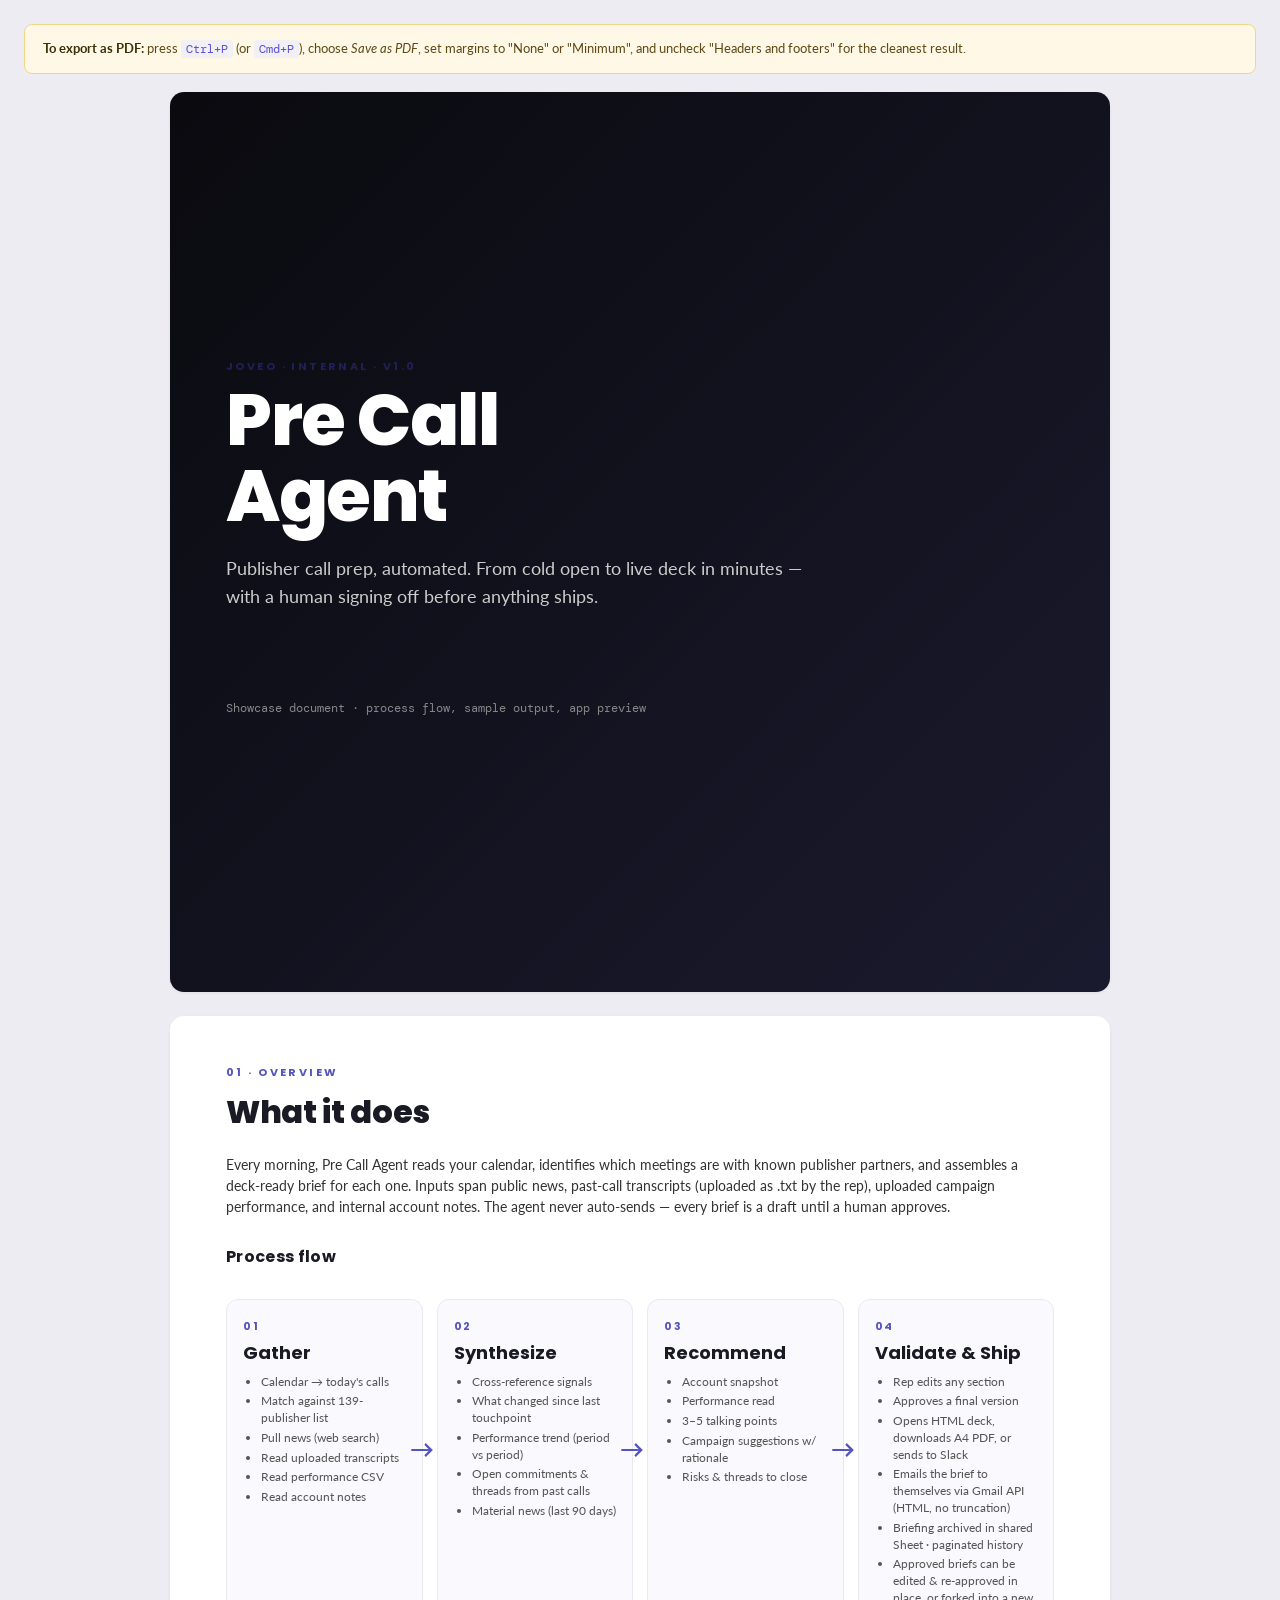
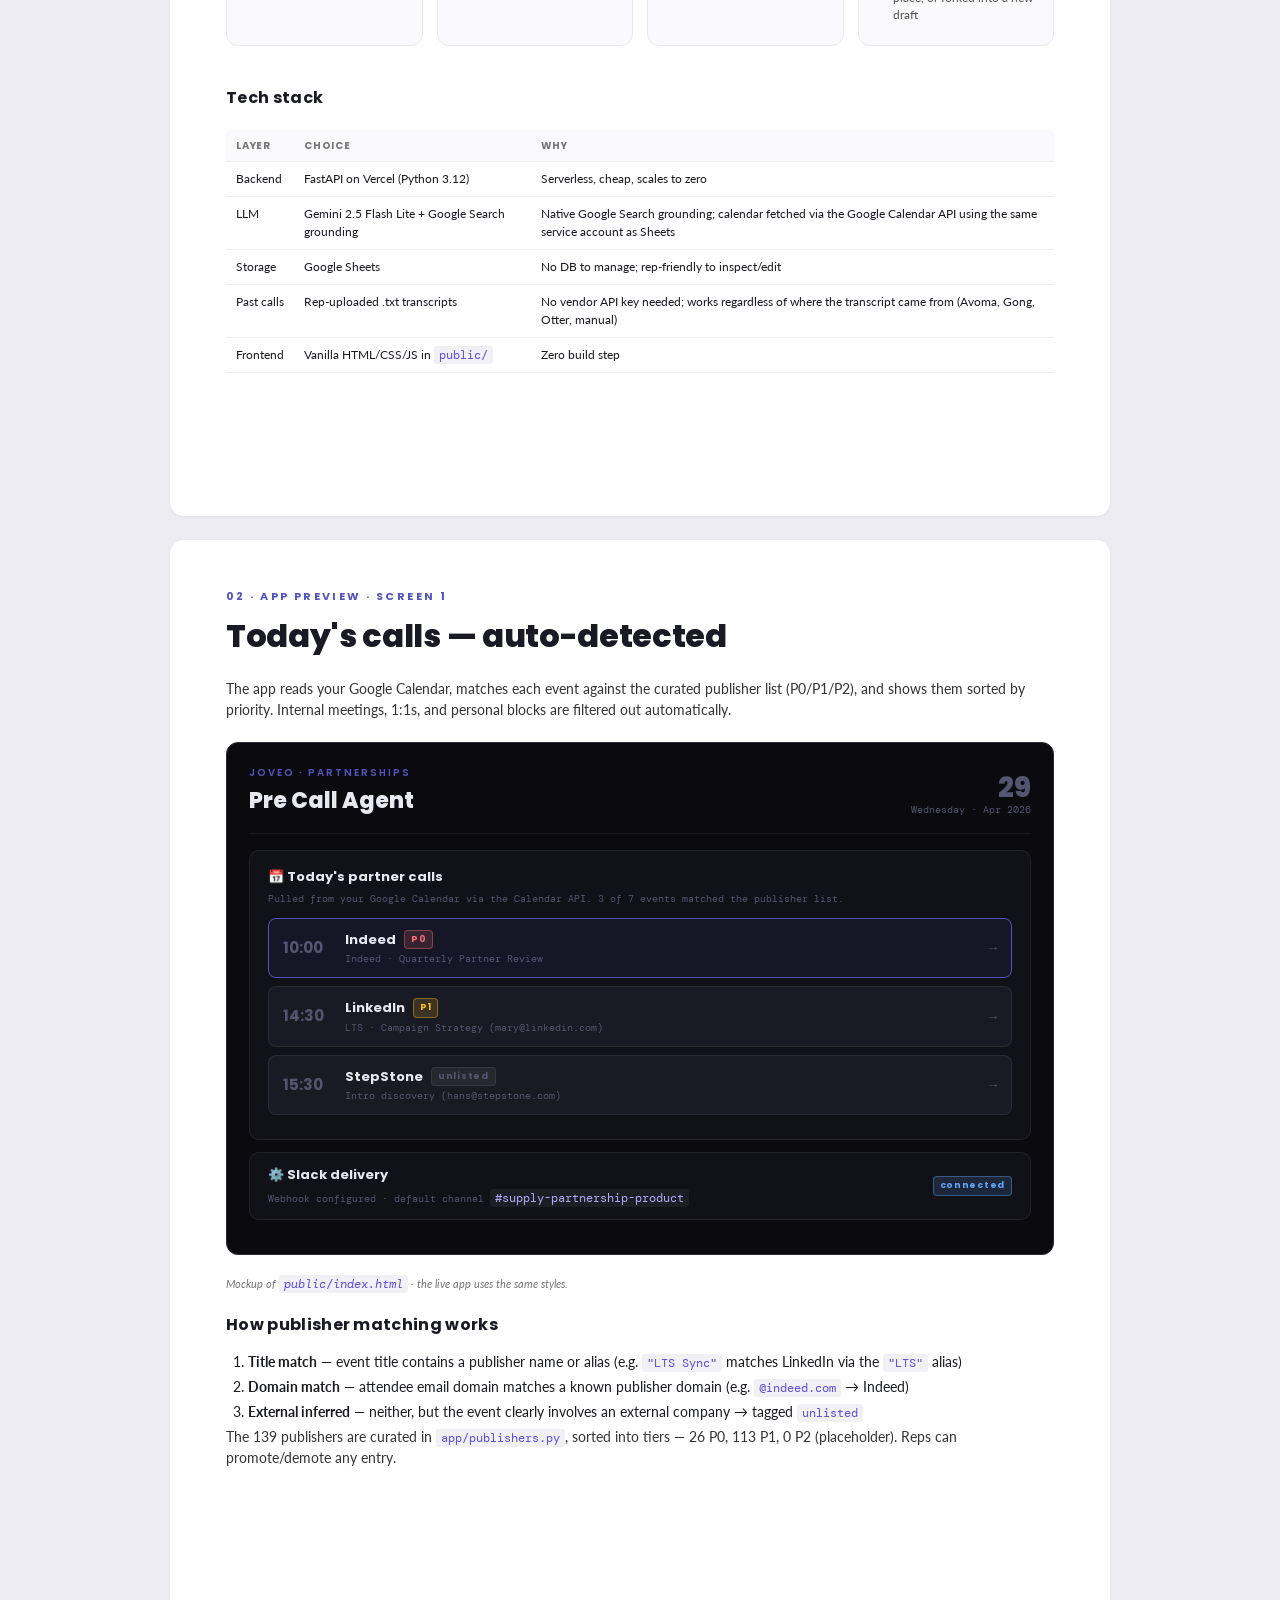
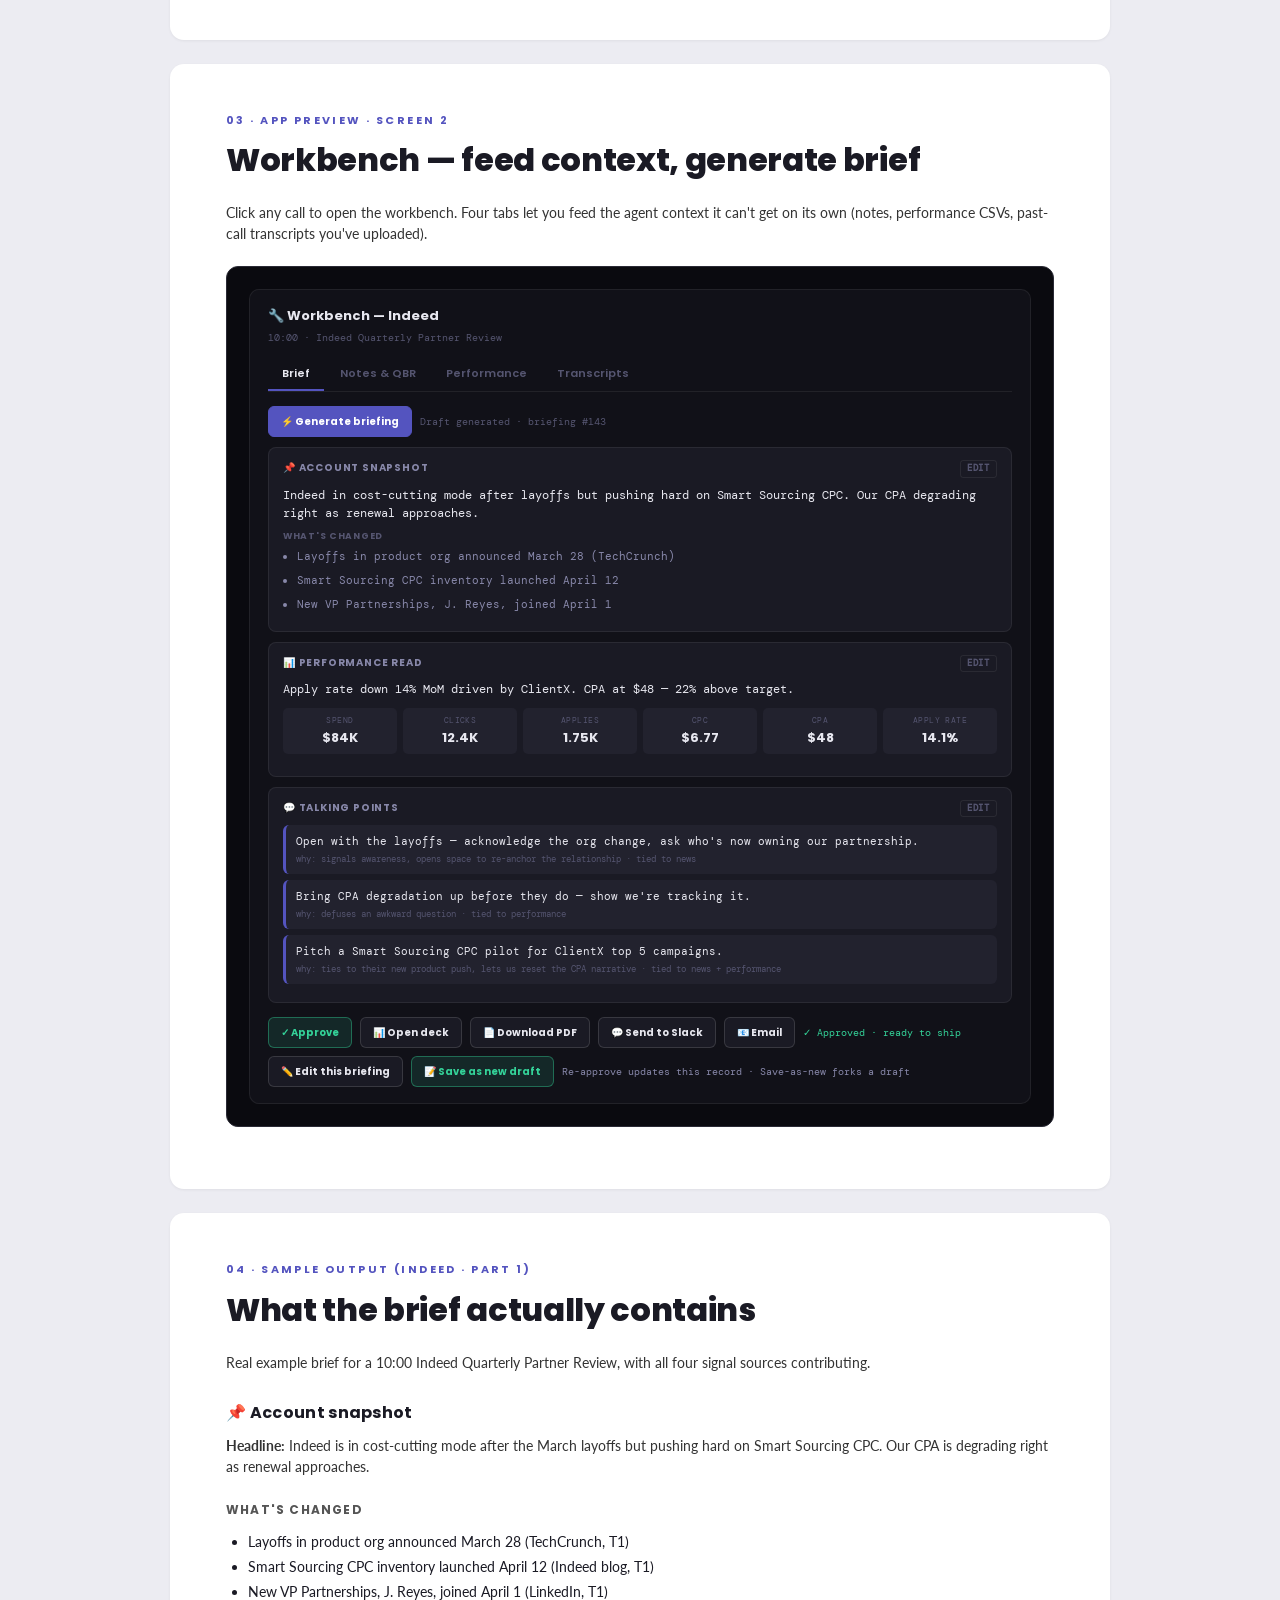
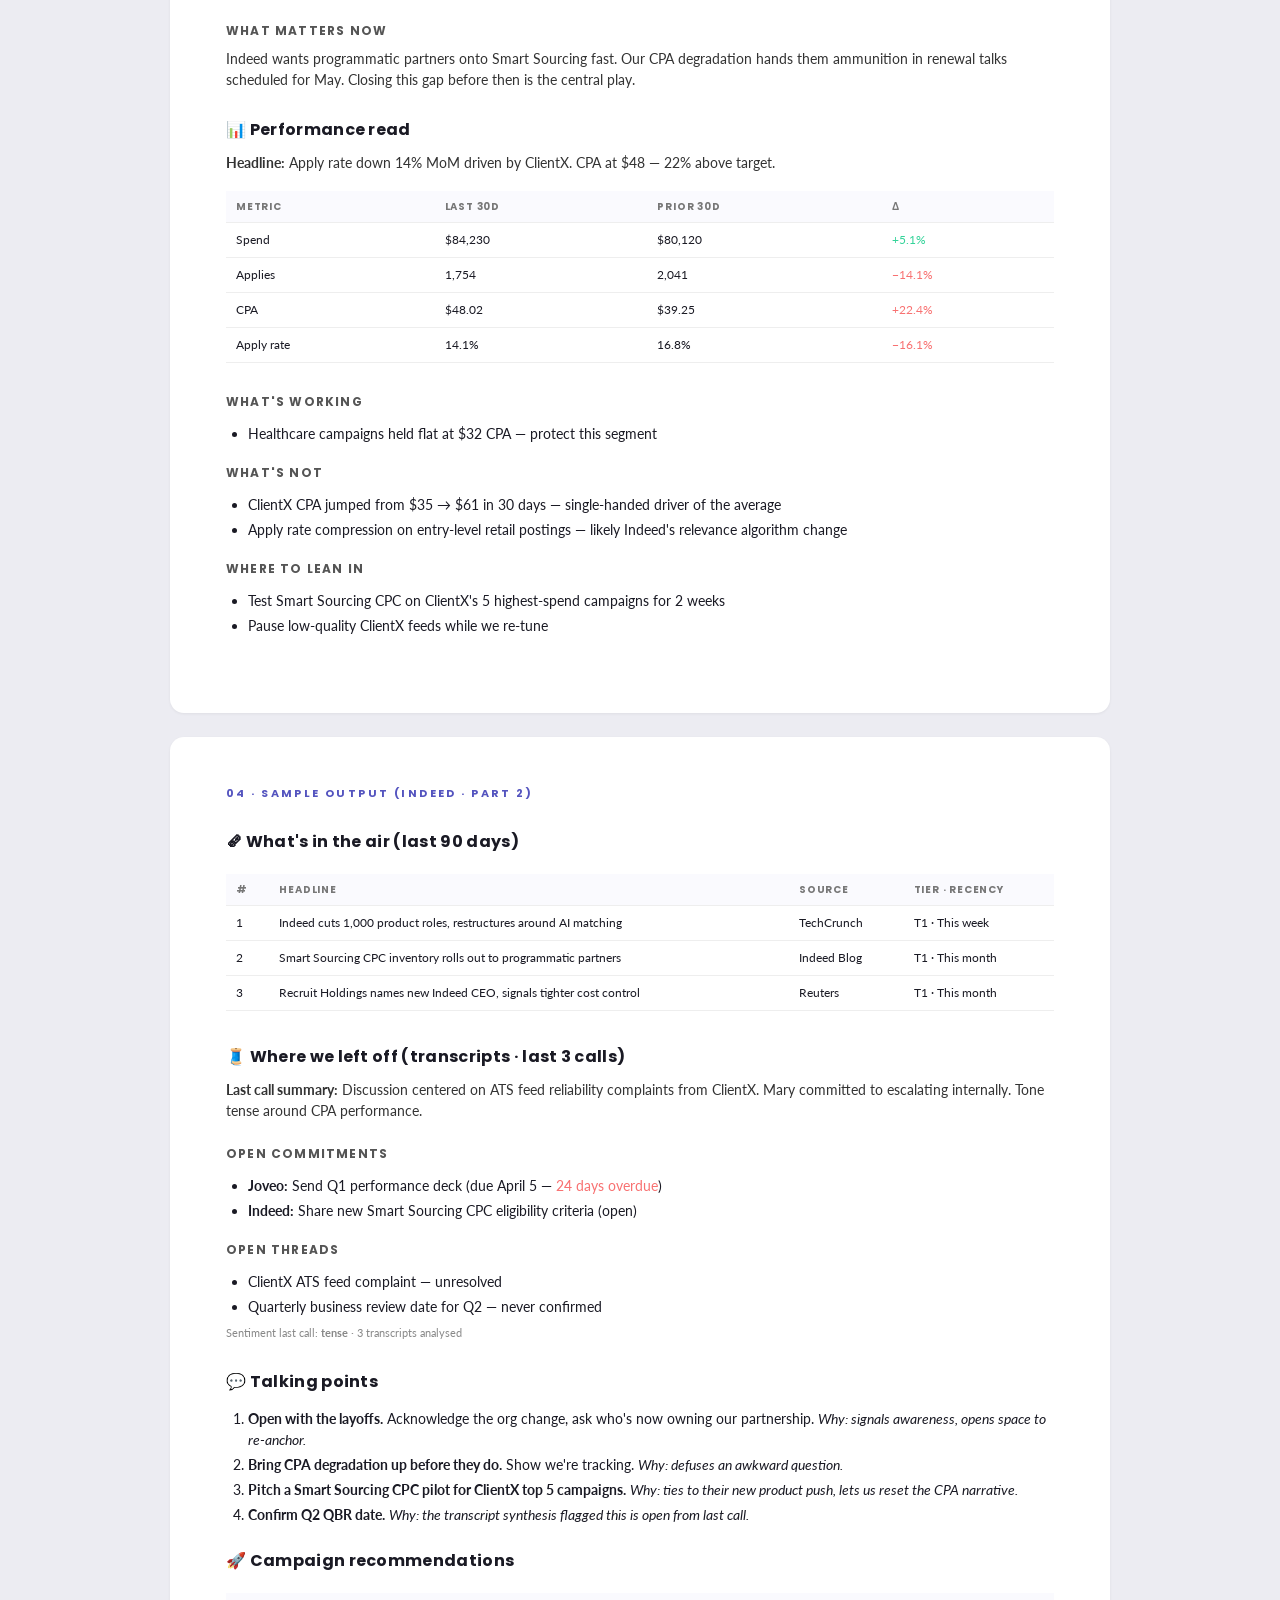
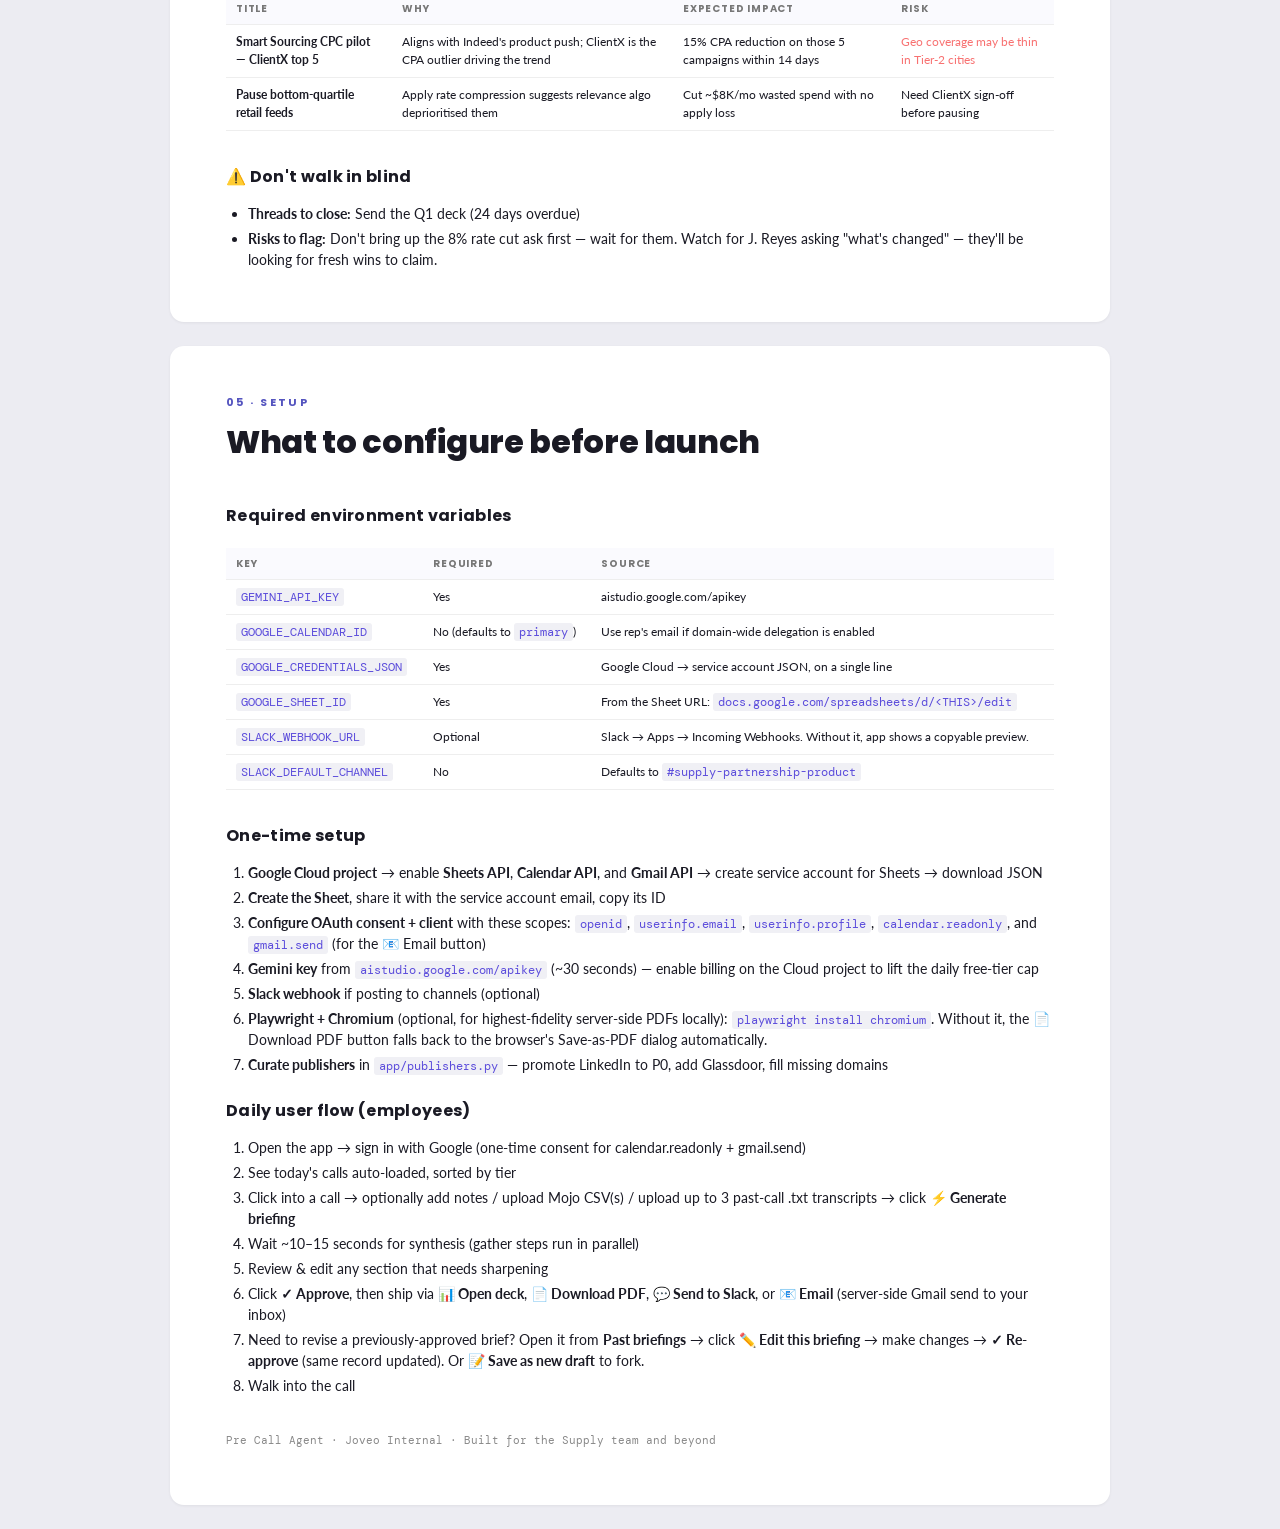
<file: docs/showcase.html>
<!doctype html>
<html lang="en">
  <head>
    <meta charset="UTF-8" />
    <title>Pre Call Agent · Showcase</title>
    <style>
      @import url("https://fonts.googleapis.com/css2?family=DM+Mono:wght@400;500&family=Lato:wght@400;500;600;700&family=Poppins:wght@500;600;700;800&display=swap");

      :root {
        --bg: #0a0a0f;
        --surface: #111118;
        --surface2: #1a1a24;
        --surface3: #22222e;
        --border: rgba(255, 255, 255, 0.07);
        --border2: rgba(255, 255, 255, 0.13);
        --text: #e8e8f0;
        --text2: #8888aa;
        --text3: #555570;
        --accent: #5454BF;
        --accent2: #202058;
        --green: #34d399;
        --amber: #fbbf24;
        --red: #f87171;
        --blue: #60a5fa;
      }

      *,
      *::before,
      *::after {
        box-sizing: border-box;
        margin: 0;
        padding: 0;
      }

      html,
      body {
        background: #ececf2;
      }
      body {
        font-family: Lato, sans-serif;
        color: #1a1a24;
        padding: 24px;
        line-height: 1.5;
      }

      .doc {
        max-width: 940px;
        margin: 0 auto;
        display: flex;
        flex-direction: column;
        gap: 24px;
      }

      .page {
        background: white;
        border-radius: 14px;
        padding: 48px 56px;
        box-shadow: 0 1px 3px rgba(0, 0, 0, 0.06);
        page-break-after: always;
        min-height: 1100px;
        display: flex;
        flex-direction: column;
      }
      .page:last-child {
        page-break-after: auto;
      }

      .kicker {
        font-family: Poppins, sans-serif;
        font-size: 11px;
        font-weight: 700;
        letter-spacing: 0.22em;
        text-transform: uppercase;
        color: var(--accent);
        margin-bottom: 8px;
      }
      h1 {
        font-family: Poppins, sans-serif;
        font-size: 56px;
        font-weight: 800;
        letter-spacing: -0.02em;
        margin-bottom: 14px;
        line-height: 1.05;
      }
      h2 {
        font-family: Poppins, sans-serif;
        font-size: 32px;
        font-weight: 800;
        margin-bottom: 18px;
        letter-spacing: -0.01em;
      }
      h3 {
        font-family: Poppins, sans-serif;
        font-size: 16px;
        font-weight: 700;
        margin: 20px 0 10px;
        letter-spacing: 0.02em;
      }
      h4 {
        font-family: Poppins, sans-serif;
        font-size: 12px;
        font-weight: 700;
        text-transform: uppercase;
        letter-spacing: 0.1em;
        color: #555;
        margin: 16px 0 8px;
      }
      p {
        font-size: 14px;
        color: #333;
        margin-bottom: 8px;
      }
      ul,
      ol {
        padding-left: 22px;
      }
      li {
        font-size: 14px;
        line-height: 1.5;
        margin: 4px 0;
      }
      code {
        font-family: "DM Mono", monospace;
        background: #f0f0f5;
        padding: 1px 5px;
        border-radius: 3px;
        font-size: 12px;
        color: #5b4cdb;
      }
      small {
        font-size: 11px;
        color: #888;
      }

      /* COVER */
      .page.cover {
        background: linear-gradient(135deg, #0a0a0f 0%, #1a1a2e 100%);
        color: white;
        justify-content: center;
        min-height: 100vh;
      }
      .page.cover .kicker {
        color: var(--accent2);
      }
      .page.cover h1 {
        font-size: 72px;
      }
      .page.cover .lede {
        font-size: 18px;
        color: #ccc;
        max-width: 600px;
        line-height: 1.55;
        margin-top: 8px;
      }
      .page.cover .meta {
        margin-top: 80px;
        font-size: 12px;
        color: #888;
        font-family: "DM Mono", monospace;
      }

      /* FLOW DIAGRAM */
      .flow {
        display: grid;
        grid-template-columns: 1fr 1fr 1fr 1fr;
        gap: 14px;
        margin: 20px 0;
      }
      .flow-step {
        background: #fafafe;
        border: 1px solid #e8e8f0;
        border-radius: 12px;
        padding: 18px 16px;
        position: relative;
      }
      .flow-step:not(:last-child)::after {
        content: "→";
        position: absolute;
        right: -12px;
        top: 38%;
        color: var(--accent);
        font-size: 24px;
        font-weight: 700;
        z-index: 1;
      }
      .flow-num {
        font-family: Poppins, sans-serif;
        font-size: 11px;
        font-weight: 700;
        color: var(--accent);
        letter-spacing: 0.15em;
      }
      .flow-title {
        font-family: Poppins, sans-serif;
        font-size: 18px;
        font-weight: 700;
        margin: 4px 0 8px;
      }
      .flow-step ul {
        padding-left: 18px;
      }
      .flow-step li {
        font-size: 12px;
        color: #555;
        margin: 3px 0;
        line-height: 1.4;
      }

      /* APP MOCKUP — DARK THEME PANEL */
      .mockup {
        background: var(--bg);
        color: var(--text);
        border-radius: 12px;
        padding: 22px;
        font-family: "DM Mono", monospace;
        font-size: 13px;
        margin: 14px 0;
        border: 1px solid #2a2a35;
      }
      .mockup-caption {
        font-size: 11px;
        color: #777;
        font-style: italic;
        margin-top: 6px;
      }

      .m-header {
        display: flex;
        justify-content: space-between;
        align-items: flex-end;
        padding-bottom: 16px;
        border-bottom: 1px solid var(--border);
        margin-bottom: 16px;
      }
      .m-logo {
        font-family: Poppins, sans-serif;
        font-size: 10px;
        font-weight: 600;
        letter-spacing: 0.2em;
        text-transform: uppercase;
        color: var(--accent);
        margin-bottom: 4px;
      }
      .m-title {
        font-family: Poppins, sans-serif;
        font-size: 22px;
        font-weight: 800;
        color: var(--text);
      }
      .m-date {
        font-family: Poppins, sans-serif;
        font-size: 28px;
        font-weight: 800;
        color: var(--text3);
        line-height: 1;
        text-align: right;
      }
      .m-date-sub {
        font-size: 10px;
        color: var(--text3);
        text-align: right;
      }

      .m-card {
        background: var(--surface);
        border: 1px solid var(--border);
        border-radius: 10px;
        padding: 16px 18px;
        margin-bottom: 12px;
      }
      .m-section-title {
        font-family: Poppins, sans-serif;
        font-size: 13px;
        font-weight: 700;
        color: var(--text);
        margin-bottom: 4px;
      }
      .m-section-sub {
        font-size: 10px;
        color: var(--text3);
        margin-bottom: 12px;
      }

      .m-call-row {
        display: flex;
        justify-content: space-between;
        align-items: center;
        padding: 11px 14px;
        background: var(--surface2);
        border: 1px solid var(--border);
        border-radius: 8px;
        margin-bottom: 8px;
      }
      .m-call-row.active {
        border-color: var(--accent);
        background: rgba(124, 106, 255, 0.06);
      }
      .m-call-meta {
        display: flex;
        align-items: center;
        gap: 14px;
      }
      .m-time {
        font-family: Poppins, sans-serif;
        font-size: 15px;
        font-weight: 700;
        color: var(--text3);
        min-width: 48px;
      }
      .m-partner {
        font-family: Poppins, sans-serif;
        font-size: 13px;
        font-weight: 700;
        color: var(--text);
        display: inline-flex;
        align-items: center;
        gap: 8px;
      }
      .m-call-title {
        font-size: 10px;
        color: var(--text3);
        margin-top: 2px;
      }
      .m-arrow {
        color: var(--text3);
      }

      .tier {
        font-family: Poppins, sans-serif;
        font-size: 9px;
        font-weight: 700;
        letter-spacing: 0.08em;
        padding: 2px 6px;
        border-radius: 4px;
        border: 1px solid transparent;
      }
      .tier.p0 {
        background: rgba(248, 113, 113, 0.15);
        color: var(--red);
        border-color: rgba(248, 113, 113, 0.4);
      }
      .tier.p1 {
        background: rgba(251, 191, 36, 0.15);
        color: var(--amber);
        border-color: rgba(251, 191, 36, 0.4);
      }
      .tier.p2 {
        background: rgba(96, 165, 250, 0.15);
        color: var(--blue);
        border-color: rgba(96, 165, 250, 0.4);
      }
      .tier.unlisted {
        background: rgba(255, 255, 255, 0.06);
        color: var(--text3);
        border-color: var(--border);
      }

      /* WORKBENCH MOCKUP */
      .m-tabs {
        display: flex;
        gap: 2px;
        border-bottom: 1px solid var(--border);
        margin-bottom: 14px;
      }
      .m-tab {
        padding: 8px 14px;
        font-family: Poppins, sans-serif;
        font-size: 11px;
        font-weight: 600;
        color: var(--text3);
        border-bottom: 2px solid transparent;
      }
      .m-tab.active {
        color: var(--text);
        border-bottom-color: var(--accent);
      }

      .m-brief-section {
        background: var(--surface2);
        border: 1px solid var(--border);
        border-radius: 8px;
        padding: 12px 14px;
        margin-bottom: 10px;
      }
      .m-brief-label {
        font-family: Poppins, sans-serif;
        font-size: 10px;
        font-weight: 700;
        text-transform: uppercase;
        letter-spacing: 0.08em;
        color: var(--text2);
        margin-bottom: 8px;
        display: flex;
        justify-content: space-between;
      }
      .m-edit {
        font-size: 9px;
        color: var(--text3);
        border: 1px solid var(--border);
        border-radius: 3px;
        padding: 1px 6px;
        font-family: "DM Mono", monospace;
      }
      .m-lead {
        font-size: 12px;
        color: var(--text);
        margin-bottom: 6px;
        line-height: 1.5;
      }
      .m-list {
        padding-left: 14px;
        margin: 4px 0;
      }
      .m-list li {
        font-size: 11px;
        color: var(--text2);
        line-height: 1.45;
        padding: 2px 0;
      }
      .m-cols-3 {
        display: grid;
        grid-template-columns: 1fr 1fr 1fr;
        gap: 10px;
      }
      .m-cols-3 h5 {
        font-family: Poppins, sans-serif;
        font-size: 9px;
        font-weight: 700;
        text-transform: uppercase;
        color: var(--text3);
        margin-bottom: 4px;
      }

      .m-metrics {
        display: grid;
        grid-template-columns: repeat(6, 1fr);
        gap: 6px;
        margin: 10px 0;
      }
      .m-metric {
        background: var(--surface3);
        border-radius: 5px;
        padding: 6px 4px;
        text-align: center;
      }
      .m-metric-label {
        font-size: 8px;
        color: var(--text3);
        text-transform: uppercase;
        letter-spacing: 0.06em;
      }
      .m-metric-value {
        font-family: Poppins, sans-serif;
        font-size: 13px;
        font-weight: 700;
        color: var(--text);
        margin-top: 2px;
      }

      .m-tp,
      .m-rec {
        background: var(--surface3);
        border-radius: 6px;
        padding: 8px 10px;
        margin-bottom: 6px;
        border-left: 3px solid var(--accent);
      }
      .m-tp-point {
        font-size: 11px;
        color: var(--text);
        margin-bottom: 3px;
      }
      .m-tp-rationale {
        font-size: 9px;
        color: var(--text3);
      }
      .m-rec-title {
        font-family: Poppins, sans-serif;
        font-size: 12px;
        font-weight: 700;
        margin-bottom: 4px;
      }
      .m-rec-row {
        font-size: 10px;
        color: var(--text2);
        margin: 2px 0;
        line-height: 1.4;
      }
      .m-rec-row.warn {
        color: var(--red);
      }

      .m-actions {
        display: flex;
        gap: 8px;
        margin-top: 14px;
        flex-wrap: wrap;
      }
      .m-btn {
        font-family: Poppins, sans-serif;
        font-size: 10px;
        font-weight: 700;
        padding: 7px 12px;
        border-radius: 6px;
        border: 1px solid;
      }
      .m-btn.primary {
        background: var(--accent);
        color: white;
        border-color: var(--accent);
      }
      .m-btn.approve {
        background: rgba(52, 211, 153, 0.12);
        color: var(--green);
        border-color: rgba(52, 211, 153, 0.4);
      }
      .m-btn.secondary {
        background: var(--surface2);
        color: var(--text);
        border-color: var(--border2);
      }

      /* TABLES */
      table.simple {
        width: 100%;
        border-collapse: collapse;
        margin: 10px 0 14px;
        font-size: 12px;
      }
      table.simple th,
      table.simple td {
        text-align: left;
        padding: 8px 10px;
        border-bottom: 1px solid #eee;
        vertical-align: top;
      }
      table.simple th {
        font-family: Poppins, sans-serif;
        font-size: 10px;
        text-transform: uppercase;
        letter-spacing: 0.08em;
        color: #777;
        background: #fafafe;
      }

      /* PRINT NOTICE */
      .print-notice {
        background: #fff8e7;
        border: 1px solid #f3d68a;
        border-radius: 8px;
        padding: 14px 18px;
        margin-bottom: 18px;
        font-size: 13px;
        color: #5d4a16;
      }
      .print-notice strong {
        color: #3a2f08;
      }

      @media print {
        body {
          background: white;
          padding: 0;
        }
        .doc {
          gap: 0;
          max-width: none;
        }
        .page {
          box-shadow: none;
          border-radius: 0;
          padding: 30px 36px;
          min-height: auto;
          height: 1054px;
        }
        .page.cover {
          height: 1054px;
        }
        .print-notice {
          display: none;
        }
      }
    </style>
  </head>
  <body>
    <div class="print-notice">
      <strong>To export as PDF:</strong> press <code>Ctrl+P</code> (or
      <code>Cmd+P</code>), choose <em>Save as PDF</em>, set margins to "None" or
      "Minimum", and uncheck "Headers and footers" for the cleanest result.
    </div>

    <div class="doc">
      <!-- ─── PAGE 1 — COVER ─────────────────────────────────────────────────── -->
      <section class="page cover">
        <div class="kicker">Joveo · Internal · v1.0</div>
        <h1>Pre Call<br />Agent</h1>
        <p class="lede">
          Publisher call prep, automated. From cold open to live deck in minutes
          — with a human signing off before anything ships.
        </p>
        <p class="meta">
          Showcase document · process flow, sample output, app preview
        </p>
      </section>

      <!-- ─── PAGE 2 — WHAT IT IS + FLOW ────────────────────────────────────── -->
      <section class="page">
        <div class="kicker">01 · Overview</div>
        <h2>What it does</h2>
        <p>
          Every morning, Pre Call Agent reads your calendar, identifies which
          meetings are with known publisher partners, and assembles a deck-ready
          brief for each one. Inputs span public news, past-call transcripts
          (uploaded as .txt by the rep), uploaded campaign performance, and
          internal account notes. The agent never auto-sends — every brief is
          a draft until a human approves.
        </p>

        <h3>Process flow</h3>
        <div class="flow">
          <div class="flow-step">
            <div class="flow-num">01</div>
            <div class="flow-title">Gather</div>
            <ul>
              <li>Calendar → today's calls</li>
              <li>Match against 139-publisher list</li>
              <li>Pull news (web search)</li>
              <li>Read uploaded transcripts</li>
              <li>Read performance CSV</li>
              <li>Read account notes</li>
            </ul>
          </div>
          <div class="flow-step">
            <div class="flow-num">02</div>
            <div class="flow-title">Synthesize</div>
            <ul>
              <li>Cross-reference signals</li>
              <li>What changed since last touchpoint</li>
              <li>Performance trend (period vs period)</li>
              <li>Open commitments &amp; threads from past calls</li>
              <li>Material news (last 90 days)</li>
            </ul>
          </div>
          <div class="flow-step">
            <div class="flow-num">03</div>
            <div class="flow-title">Recommend</div>
            <ul>
              <li>Account snapshot</li>
              <li>Performance read</li>
              <li>3–5 talking points</li>
              <li>Campaign suggestions w/ rationale</li>
              <li>Risks &amp; threads to close</li>
            </ul>
          </div>
          <div class="flow-step">
            <div class="flow-num">04</div>
            <div class="flow-title">Validate &amp; Ship</div>
            <ul>
              <li>Rep edits any section</li>
              <li>Approves a final version</li>
              <li>Opens HTML deck, downloads A4 PDF, or sends to Slack</li>
              <li>Emails the brief to themselves via Gmail API (HTML, no truncation)</li>
              <li>Briefing archived in shared Sheet · paginated history</li>
              <li>Approved briefs can be edited &amp; re-approved in place, or forked into a new draft</li>
            </ul>
          </div>
        </div>

        <h3>Tech stack</h3>
        <table class="simple">
          <tr>
            <th>Layer</th>
            <th>Choice</th>
            <th>Why</th>
          </tr>
          <tr>
            <td>Backend</td>
            <td>FastAPI on Vercel (Python 3.12)</td>
            <td>Serverless, cheap, scales to zero</td>
          </tr>
          <tr>
            <td>LLM</td>
            <td>Gemini 2.5 Flash Lite + Google Search grounding</td>
            <td>
              Native Google Search grounding; calendar fetched via the Google
              Calendar API using the same service account as Sheets
            </td>
          </tr>
          <tr>
            <td>Storage</td>
            <td>Google Sheets</td>
            <td>No DB to manage; rep-friendly to inspect/edit</td>
          </tr>
          <tr>
            <td>Past calls</td>
            <td>Rep-uploaded .txt transcripts</td>
            <td>No vendor API key needed; works regardless of where the transcript came from (Avoma, Gong, Otter, manual)</td>
          </tr>
          <tr>
            <td>Frontend</td>
            <td>Vanilla HTML/CSS/JS in <code>public/</code></td>
            <td>Zero build step</td>
          </tr>
        </table>
      </section>

      <!-- ─── PAGE 3 — APP MOCKUP: TODAY'S CALLS ────────────────────────────── -->
      <section class="page">
        <div class="kicker">02 · App preview · screen 1</div>
        <h2>Today's calls — auto-detected</h2>
        <p>
          The app reads your Google Calendar, matches each event against the
          curated publisher list (P0/P1/P2), and shows them sorted by priority.
          Internal meetings, 1:1s, and personal blocks are filtered out
          automatically.
        </p>

        <div class="mockup">
          <div class="m-header">
            <div>
              <div class="m-logo">Joveo · Partnerships</div>
              <div class="m-title">Pre Call Agent</div>
            </div>
            <div>
              <div class="m-date">29</div>
              <div class="m-date-sub">Wednesday · Apr 2026</div>
            </div>
          </div>

          <div class="m-card">
            <div class="m-section-title">📅 Today's partner calls</div>
            <div class="m-section-sub">
              Pulled from your Google Calendar via the Calendar API. 3 of 7
              events matched the publisher list.
            </div>

            <div class="m-call-row active">
              <div class="m-call-meta">
                <div class="m-time">10:00</div>
                <div>
                  <div class="m-partner">
                    Indeed <span class="tier p0">P0</span>
                  </div>
                  <div class="m-call-title">
                    Indeed · Quarterly Partner Review
                  </div>
                </div>
              </div>
              <div class="m-arrow">→</div>
            </div>

            <div class="m-call-row">
              <div class="m-call-meta">
                <div class="m-time">14:30</div>
                <div>
                  <div class="m-partner">
                    LinkedIn <span class="tier p1">P1</span>
                  </div>
                  <div class="m-call-title">
                    LTS · Campaign Strategy (mary@linkedin.com)
                  </div>
                </div>
              </div>
              <div class="m-arrow">→</div>
            </div>

            <div class="m-call-row">
              <div class="m-call-meta">
                <div class="m-time">15:30</div>
                <div>
                  <div class="m-partner">
                    StepStone <span class="tier unlisted">unlisted</span>
                  </div>
                  <div class="m-call-title">
                    Intro discovery (hans@stepstone.com)
                  </div>
                </div>
              </div>
              <div class="m-arrow">→</div>
            </div>
          </div>

          <div class="m-card" style="padding: 12px 18px">
            <div
              style="
                display: flex;
                justify-content: space-between;
                align-items: center;
              "
            >
              <div>
                <div class="m-section-title">⚙️ Slack delivery</div>
                <div class="m-section-sub" style="margin-bottom: 0">
                  Webhook configured · default channel
                  <code
                    style="
                      background: rgba(255, 255, 255, 0.05);
                      color: #b6acff;
                    "
                    >#supply-partnership-product</code
                  >
                </div>
              </div>
              <span class="tier p2" style="font-size: 9px">connected</span>
            </div>
          </div>
        </div>
        <div class="mockup-caption">
          Mockup of <code>public/index.html</code> · the live app uses the same
          styles.
        </div>

        <h3>How publisher matching works</h3>
        <ol>
          <li>
            <strong>Title match</strong> — event title contains a publisher name
            or alias (e.g. <code>"LTS Sync"</code> matches LinkedIn via the
            <code>"LTS"</code> alias)
          </li>
          <li>
            <strong>Domain match</strong> — attendee email domain matches a
            known publisher domain (e.g. <code>@indeed.com</code> → Indeed)
          </li>
          <li>
            <strong>External inferred</strong> — neither, but the event clearly
            involves an external company → tagged <code>unlisted</code>
          </li>
        </ol>
        <p>
          The 139 publishers are curated in <code>app/publishers.py</code>,
          sorted into tiers — 26 P0, 113 P1, 0 P2 (placeholder). Reps can
          promote/demote any entry.
        </p>
      </section>

      <!-- ─── PAGE 4 — APP MOCKUP: WORKBENCH ───────────────────────────────── -->
      <section class="page">
        <div class="kicker">03 · App preview · screen 2</div>
        <h2>Workbench — feed context, generate brief</h2>
        <p>
          Click any call to open the workbench. Four tabs let you feed the agent
          context it can't get on its own (notes, performance CSVs, past-call
          transcripts you've uploaded).
        </p>

        <div class="mockup">
          <div class="m-card" style="margin-bottom: 0">
            <div class="m-section-title">🔧 Workbench — Indeed</div>
            <div class="m-section-sub">
              10:00 · Indeed Quarterly Partner Review
            </div>

            <div class="m-tabs">
              <div class="m-tab active">Brief</div>
              <div class="m-tab">Notes &amp; QBR</div>
              <div class="m-tab">Performance</div>
              <div class="m-tab">Transcripts</div>
            </div>

            <div class="m-actions" style="margin-top: 0; margin-bottom: 10px">
              <div class="m-btn primary">⚡ Generate briefing</div>
              <span
                style="font-size: 10px; color: var(--text3); align-self: center"
                >Draft generated · briefing #143</span
              >
            </div>

            <div class="m-brief-section">
              <div class="m-brief-label">
                📌 Account snapshot <span class="m-edit">Edit</span>
              </div>
              <div class="m-lead">
                Indeed in cost-cutting mode after layoffs but pushing hard on
                Smart Sourcing CPC. Our CPA degrading right as renewal
                approaches.
              </div>
              <h5
                style="
                  font-family: Poppins, sans-serif;
                  font-size: 9px;
                  color: var(--text3);
                  text-transform: uppercase;
                  margin: 8px 0 4px;
                  letter-spacing: 0.08em;
                "
              >
                What's changed
              </h5>
              <ul class="m-list">
                <li>Layoffs in product org announced March 28 (TechCrunch)</li>
                <li>Smart Sourcing CPC inventory launched April 12</li>
                <li>New VP Partnerships, J. Reyes, joined April 1</li>
              </ul>
            </div>

            <div class="m-brief-section">
              <div class="m-brief-label">
                📊 Performance read <span class="m-edit">Edit</span>
              </div>
              <div class="m-lead">
                Apply rate down 14% MoM driven by ClientX. CPA at $48 — 22%
                above target.
              </div>
              <div class="m-metrics">
                <div class="m-metric">
                  <div class="m-metric-label">Spend</div>
                  <div class="m-metric-value">$84K</div>
                </div>
                <div class="m-metric">
                  <div class="m-metric-label">Clicks</div>
                  <div class="m-metric-value">12.4K</div>
                </div>
                <div class="m-metric">
                  <div class="m-metric-label">Applies</div>
                  <div class="m-metric-value">1.75K</div>
                </div>
                <div class="m-metric">
                  <div class="m-metric-label">CPC</div>
                  <div class="m-metric-value">$6.77</div>
                </div>
                <div class="m-metric">
                  <div class="m-metric-label">CPA</div>
                  <div class="m-metric-value">$48</div>
                </div>
                <div class="m-metric">
                  <div class="m-metric-label">Apply rate</div>
                  <div class="m-metric-value">14.1%</div>
                </div>
              </div>
            </div>

            <div class="m-brief-section">
              <div class="m-brief-label">
                💬 Talking points <span class="m-edit">Edit</span>
              </div>
              <div class="m-tp">
                <div class="m-tp-point">
                  Open with the layoffs — acknowledge the org change, ask who's
                  now owning our partnership.
                </div>
                <div class="m-tp-rationale">
                  why: signals awareness, opens space to re-anchor the
                  relationship · tied to news
                </div>
              </div>
              <div class="m-tp">
                <div class="m-tp-point">
                  Bring CPA degradation up before they do — show we're tracking
                  it.
                </div>
                <div class="m-tp-rationale">
                  why: defuses an awkward question · tied to performance
                </div>
              </div>
              <div class="m-tp">
                <div class="m-tp-point">
                  Pitch a Smart Sourcing CPC pilot for ClientX top 5 campaigns.
                </div>
                <div class="m-tp-rationale">
                  why: ties to their new product push, lets us reset the CPA
                  narrative · tied to news + performance
                </div>
              </div>
            </div>

            <div class="m-actions">
              <div class="m-btn approve">✓ Approve</div>
              <div class="m-btn secondary">📊 Open deck</div>
              <div class="m-btn secondary">📄 Download PDF</div>
              <div class="m-btn secondary">💬 Send to Slack</div>
              <div class="m-btn secondary">📧 Email</div>
              <span
                style="font-size: 10px; color: var(--green); align-self: center"
                >✓ Approved · ready to ship</span
              >
            </div>
            <div class="m-actions" style="margin-top: 8px">
              <div class="m-btn secondary">✏️ Edit this briefing</div>
              <div class="m-btn approve">📝 Save as new draft</div>
              <span
                style="font-size: 10px; color: var(--text2); align-self: center"
                >Re-approve updates this record · Save-as-new forks a draft</span
              >
            </div>
          </div>
        </div>
      </section>

      <!-- ─── PAGE 5 — SAMPLE OUTPUT (1) ────────────────────────────────────── -->
      <section class="page">
        <div class="kicker">04 · Sample output (Indeed · part 1)</div>
        <h2>What the brief actually contains</h2>
        <p>
          Real example brief for a 10:00 Indeed Quarterly Partner Review, with
          all four signal sources contributing.
        </p>

        <h3>📌 Account snapshot</h3>
        <p>
          <strong>Headline:</strong> Indeed is in cost-cutting mode after the
          March layoffs but pushing hard on Smart Sourcing CPC. Our CPA is
          degrading right as renewal approaches.
        </p>
        <h4>What's changed</h4>
        <ul>
          <li>Layoffs in product org announced March 28 (TechCrunch, T1)</li>
          <li>
            Smart Sourcing CPC inventory launched April 12 (Indeed blog, T1)
          </li>
          <li>New VP Partnerships, J. Reyes, joined April 1 (LinkedIn, T1)</li>
        </ul>
        <h4>What matters now</h4>
        <p>
          Indeed wants programmatic partners onto Smart Sourcing fast. Our CPA
          degradation hands them ammunition in renewal talks scheduled for May.
          Closing this gap before then is the central play.
        </p>

        <h3>📊 Performance read</h3>
        <p>
          <strong>Headline:</strong> Apply rate down 14% MoM driven by ClientX.
          CPA at $48 — 22% above target.
        </p>
        <table class="simple">
          <tr>
            <th>Metric</th>
            <th>Last 30d</th>
            <th>Prior 30d</th>
            <th>Δ</th>
          </tr>
          <tr>
            <td>Spend</td>
            <td>$84,230</td>
            <td>$80,120</td>
            <td style="color: var(--green)">+5.1%</td>
          </tr>
          <tr>
            <td>Applies</td>
            <td>1,754</td>
            <td>2,041</td>
            <td style="color: var(--red)">−14.1%</td>
          </tr>
          <tr>
            <td>CPA</td>
            <td>$48.02</td>
            <td>$39.25</td>
            <td style="color: var(--red)">+22.4%</td>
          </tr>
          <tr>
            <td>Apply rate</td>
            <td>14.1%</td>
            <td>16.8%</td>
            <td style="color: var(--red)">−16.1%</td>
          </tr>
        </table>
        <h4>What's working</h4>
        <ul>
          <li>
            Healthcare campaigns held flat at $32 CPA — protect this segment
          </li>
        </ul>
        <h4>What's not</h4>
        <ul>
          <li>
            ClientX CPA jumped from $35 → $61 in 30 days — single-handed driver
            of the average
          </li>
          <li>
            Apply rate compression on entry-level retail postings — likely
            Indeed's relevance algorithm change
          </li>
        </ul>
        <h4>Where to lean in</h4>
        <ul>
          <li>
            Test Smart Sourcing CPC on ClientX's 5 highest-spend campaigns for 2
            weeks
          </li>
          <li>Pause low-quality ClientX feeds while we re-tune</li>
        </ul>
      </section>

      <!-- ─── PAGE 6 — SAMPLE OUTPUT (2) ────────────────────────────────────── -->
      <section class="page">
        <div class="kicker">04 · Sample output (Indeed · part 2)</div>

        <h3>🗞 What's in the air (last 90 days)</h3>
        <table class="simple">
          <tr>
            <th>#</th>
            <th>Headline</th>
            <th>Source</th>
            <th>Tier · Recency</th>
          </tr>
          <tr>
            <td>1</td>
            <td>
              Indeed cuts 1,000 product roles, restructures around AI matching
            </td>
            <td>TechCrunch</td>
            <td>T1 · This week</td>
          </tr>
          <tr>
            <td>2</td>
            <td>
              Smart Sourcing CPC inventory rolls out to programmatic partners
            </td>
            <td>Indeed Blog</td>
            <td>T1 · This month</td>
          </tr>
          <tr>
            <td>3</td>
            <td>
              Recruit Holdings names new Indeed CEO, signals tighter cost
              control
            </td>
            <td>Reuters</td>
            <td>T1 · This month</td>
          </tr>
        </table>

        <h3>🧵 Where we left off (transcripts · last 3 calls)</h3>
        <p>
          <strong>Last call summary:</strong> Discussion centered on ATS feed
          reliability complaints from ClientX. Mary committed to escalating
          internally. Tone tense around CPA performance.
        </p>
        <h4>Open commitments</h4>
        <ul>
          <li>
            <strong>Joveo:</strong> Send Q1 performance deck (due April 5 —
            <span style="color: var(--red)">24 days overdue</span>)
          </li>
          <li>
            <strong>Indeed:</strong> Share new Smart Sourcing CPC eligibility
            criteria (open)
          </li>
        </ul>
        <h4>Open threads</h4>
        <ul>
          <li>ClientX ATS feed complaint — unresolved</li>
          <li>Quarterly business review date for Q2 — never confirmed</li>
        </ul>
        <p>
          <small
            >Sentiment last call: <strong>tense</strong> · 3 transcripts
            analysed</small
          >
        </p>

        <h3>💬 Talking points</h3>
        <ol>
          <li>
            <strong>Open with the layoffs.</strong> Acknowledge the org change,
            ask who's now owning our partnership.
            <em>Why: signals awareness, opens space to re-anchor.</em>
          </li>
          <li>
            <strong>Bring CPA degradation up before they do.</strong> Show we're
            tracking. <em>Why: defuses an awkward question.</em>
          </li>
          <li>
            <strong
              >Pitch a Smart Sourcing CPC pilot for ClientX top 5
              campaigns.</strong
            >
            <em
              >Why: ties to their new product push, lets us reset the CPA
              narrative.</em
            >
          </li>
          <li>
            <strong>Confirm Q2 QBR date.</strong>
            <em>Why: the transcript synthesis flagged this is open from last call.</em>
          </li>
        </ol>

        <h3>🚀 Campaign recommendations</h3>
        <table class="simple">
          <tr>
            <th>Title</th>
            <th>Why</th>
            <th>Expected impact</th>
            <th>Risk</th>
          </tr>
          <tr>
            <td><strong>Smart Sourcing CPC pilot — ClientX top 5</strong></td>
            <td>
              Aligns with Indeed's product push; ClientX is the CPA outlier
              driving the trend
            </td>
            <td>15% CPA reduction on those 5 campaigns within 14 days</td>
            <td style="color: var(--red)">
              Geo coverage may be thin in Tier-2 cities
            </td>
          </tr>
          <tr>
            <td><strong>Pause bottom-quartile retail feeds</strong></td>
            <td>
              Apply rate compression suggests relevance algo deprioritised them
            </td>
            <td>Cut ~$8K/mo wasted spend with no apply loss</td>
            <td>Need ClientX sign-off before pausing</td>
          </tr>
        </table>

        <h3>⚠️ Don't walk in blind</h3>
        <ul>
          <li>
            <strong>Threads to close:</strong> Send the Q1 deck (24 days
            overdue)
          </li>
          <li>
            <strong>Risks to flag:</strong> Don't bring up the 8% rate cut ask
            first — wait for them. Watch for J. Reyes asking "what's changed" —
            they'll be looking for fresh wins to claim.
          </li>
        </ul>
      </section>

      <!-- ─── PAGE 7 — SETUP CHECKLIST ──────────────────────────────────────── -->
      <section class="page">
        <div class="kicker">05 · Setup</div>
        <h2>What to configure before launch</h2>

        <h3>Required environment variables</h3>
        <table class="simple">
          <tr>
            <th>Key</th>
            <th>Required</th>
            <th>Source</th>
          </tr>
          <tr>
            <td><code>GEMINI_API_KEY</code></td>
            <td>Yes</td>
            <td>aistudio.google.com/apikey</td>
          </tr>
          <tr>
            <td><code>GOOGLE_CALENDAR_ID</code></td>
            <td>No (defaults to <code>primary</code>)</td>
            <td>Use rep's email if domain-wide delegation is enabled</td>
          </tr>
          <tr>
            <td><code>GOOGLE_CREDENTIALS_JSON</code></td>
            <td>Yes</td>
            <td>Google Cloud → service account JSON, on a single line</td>
          </tr>
          <tr>
            <td><code>GOOGLE_SHEET_ID</code></td>
            <td>Yes</td>
            <td>
              From the Sheet URL:
              <code>docs.google.com/spreadsheets/d/&lt;THIS&gt;/edit</code>
            </td>
          </tr>
          <tr>
            <td><code>SLACK_WEBHOOK_URL</code></td>
            <td>Optional</td>
            <td>
              Slack → Apps → Incoming Webhooks. Without it, app shows a copyable
              preview.
            </td>
          </tr>
          <tr>
            <td><code>SLACK_DEFAULT_CHANNEL</code></td>
            <td>No</td>
            <td>Defaults to <code>#supply-partnership-product</code></td>
          </tr>
        </table>

        <h3>One-time setup</h3>
        <ol>
          <li>
            <strong>Google Cloud project</strong> → enable
            <strong>Sheets API</strong>, <strong>Calendar API</strong>, and
            <strong>Gmail API</strong> → create service account for Sheets →
            download JSON
          </li>
          <li>
            <strong>Create the Sheet</strong>, share it with the service account
            email, copy its ID
          </li>
          <li>
            <strong>Configure OAuth consent + client</strong> with these scopes:
            <code>openid</code>, <code>userinfo.email</code>,
            <code>userinfo.profile</code>,
            <code>calendar.readonly</code>, and
            <code>gmail.send</code> (for the 📧 Email button)
          </li>
          <li>
            <strong>Gemini key</strong> from
            <code>aistudio.google.com/apikey</code> (~30 seconds) — enable billing
            on the Cloud project to lift the daily free-tier cap
          </li>
          <li>
            <strong>Slack webhook</strong> if posting to channels (optional)
          </li>
          <li>
            <strong>Playwright + Chromium</strong> (optional, for highest-fidelity
            server-side PDFs locally): <code>playwright install chromium</code>.
            Without it, the 📄 Download PDF button falls back to the browser's
            Save-as-PDF dialog automatically.
          </li>
          <li>
            <strong>Curate publishers</strong> in
            <code>app/publishers.py</code> — promote LinkedIn to P0, add
            Glassdoor, fill missing domains
          </li>
        </ol>

        <h3>Daily user flow (employees)</h3>
        <ol>
          <li>
            Open the app → sign in with Google (one-time consent for
            calendar.readonly + gmail.send)
          </li>
          <li>See today's calls auto-loaded, sorted by tier</li>
          <li>
            Click into a call → optionally add notes / upload Mojo CSV(s) /
            upload up to 3 past-call .txt transcripts → click
            <strong>⚡ Generate briefing</strong>
          </li>
          <li>Wait ~10–15 seconds for synthesis (gather steps run in parallel)</li>
          <li>Review &amp; edit any section that needs sharpening</li>
          <li>
            Click <strong>✓ Approve</strong>, then ship via
            <strong>📊 Open deck</strong>,
            <strong>📄 Download PDF</strong>,
            <strong>💬 Send to Slack</strong>, or
            <strong>📧 Email</strong> (server-side Gmail send to your inbox)
          </li>
          <li>
            Need to revise a previously-approved brief? Open it from
            <strong>Past briefings</strong> → click
            <strong>✏️ Edit this briefing</strong> → make changes →
            <strong>✓ Re-approve</strong> (same record updated). Or
            <strong>📝 Save as new draft</strong> to fork.
          </li>
          <li>Walk into the call</li>
        </ol>

        <p
          style="
            margin-top: 32px;
            font-size: 11px;
            color: #888;
            font-family: &quot;DM Mono&quot;, monospace;
          "
        >
          Pre Call Agent · Joveo Internal · Built for the Supply team and beyond
        </p>
      </section>
    </div>
  </body>
</html>
</file>
